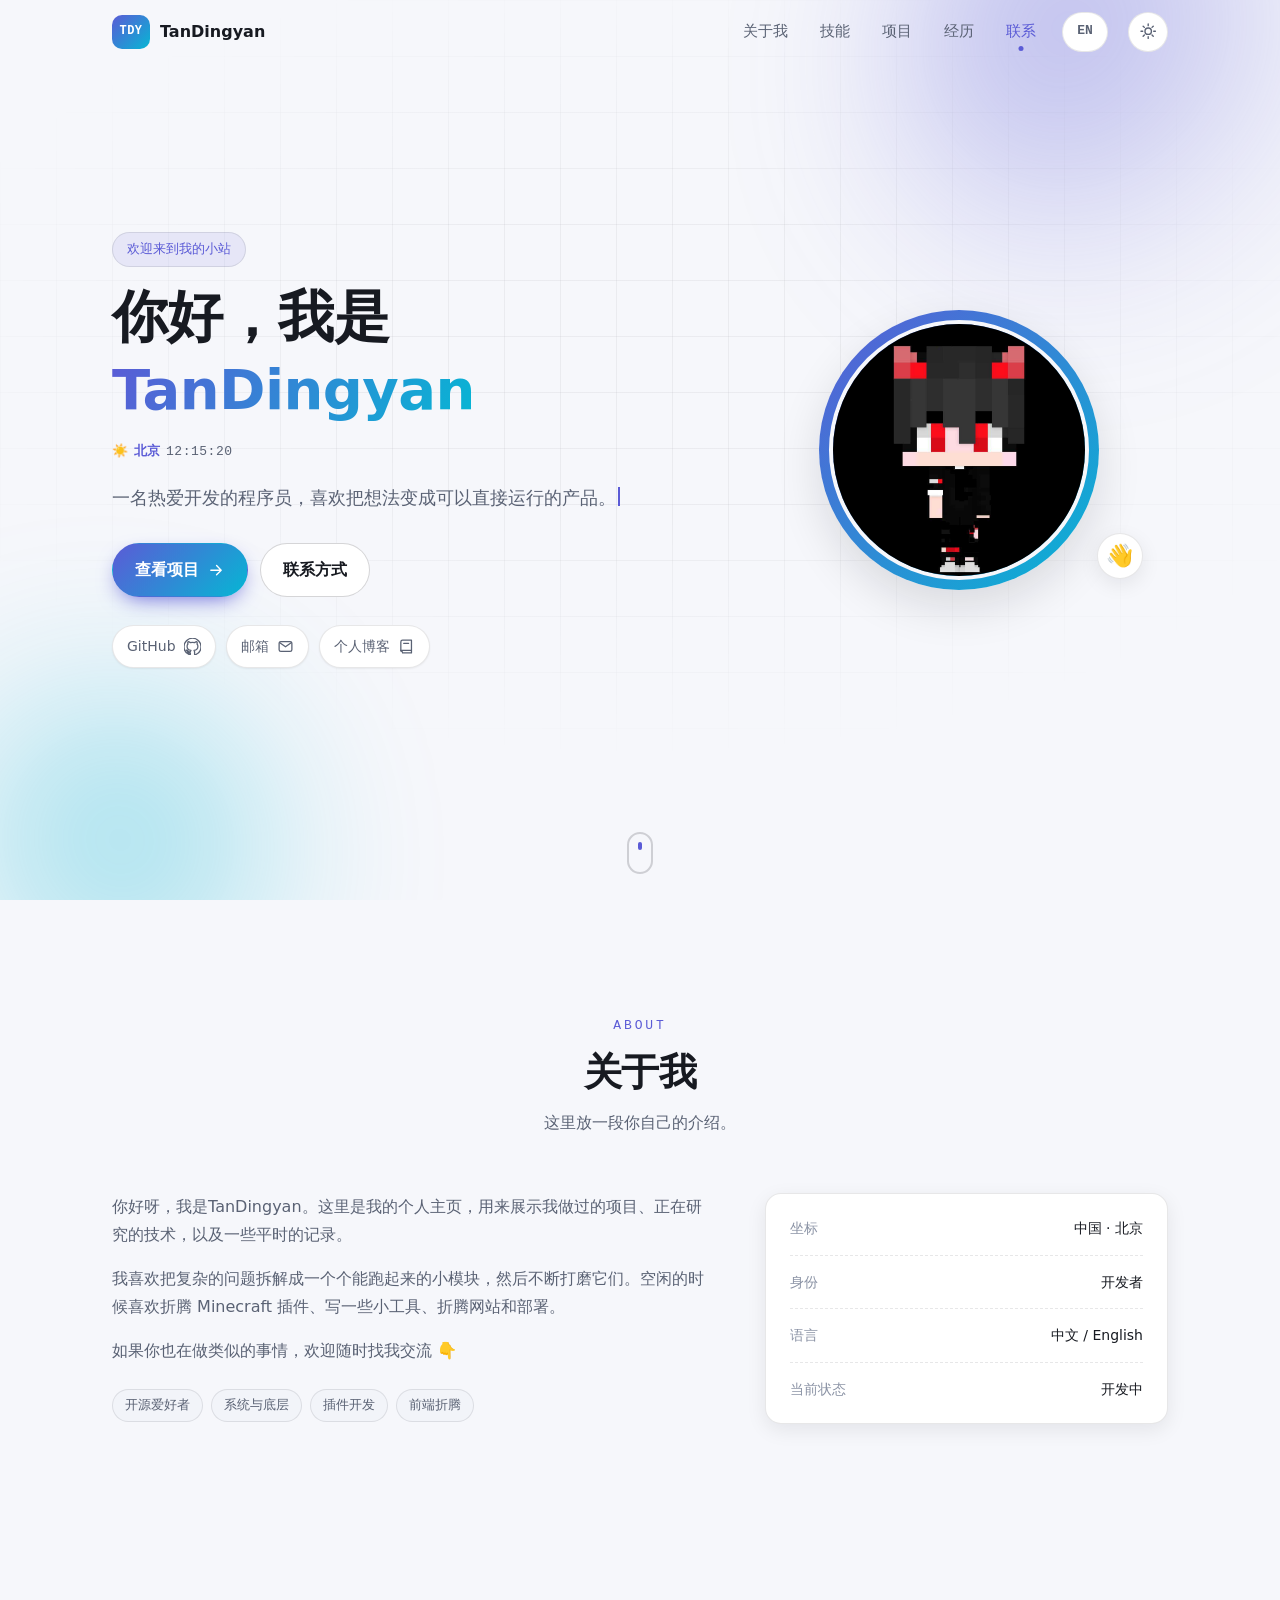
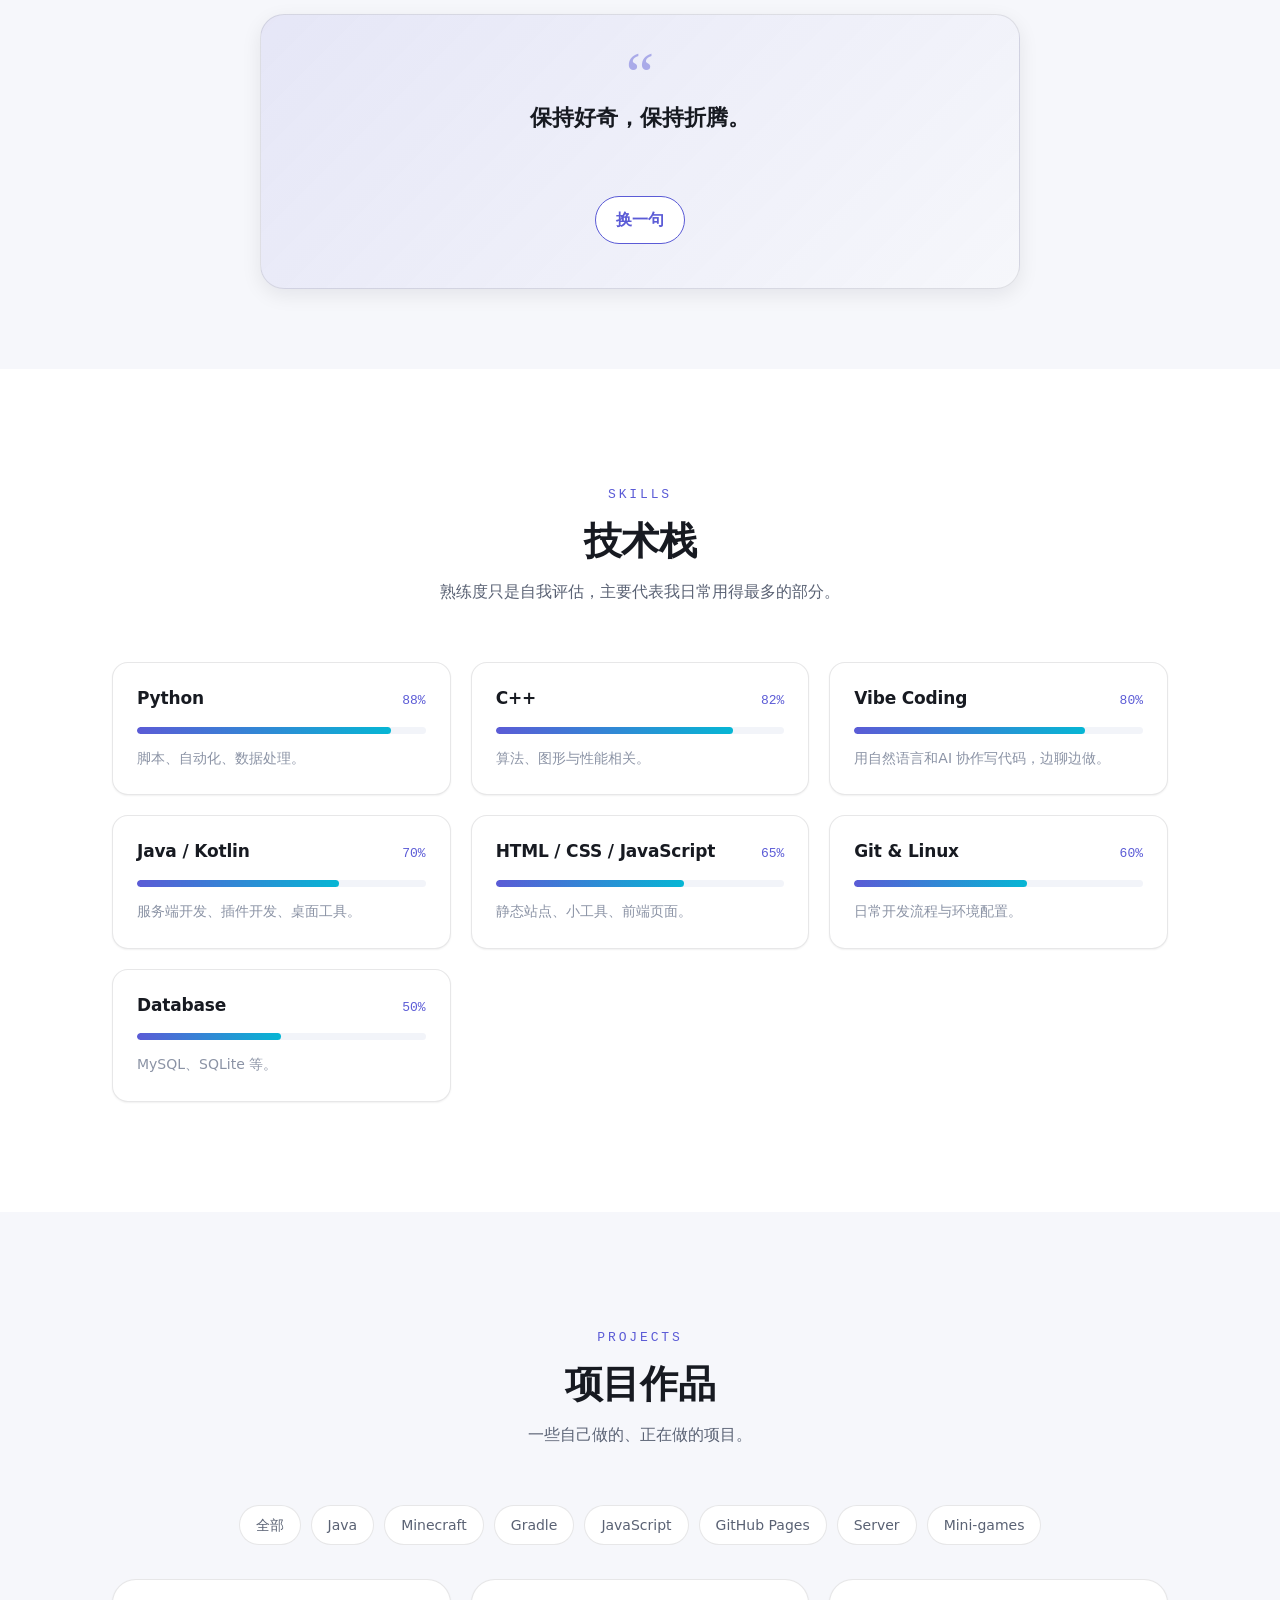
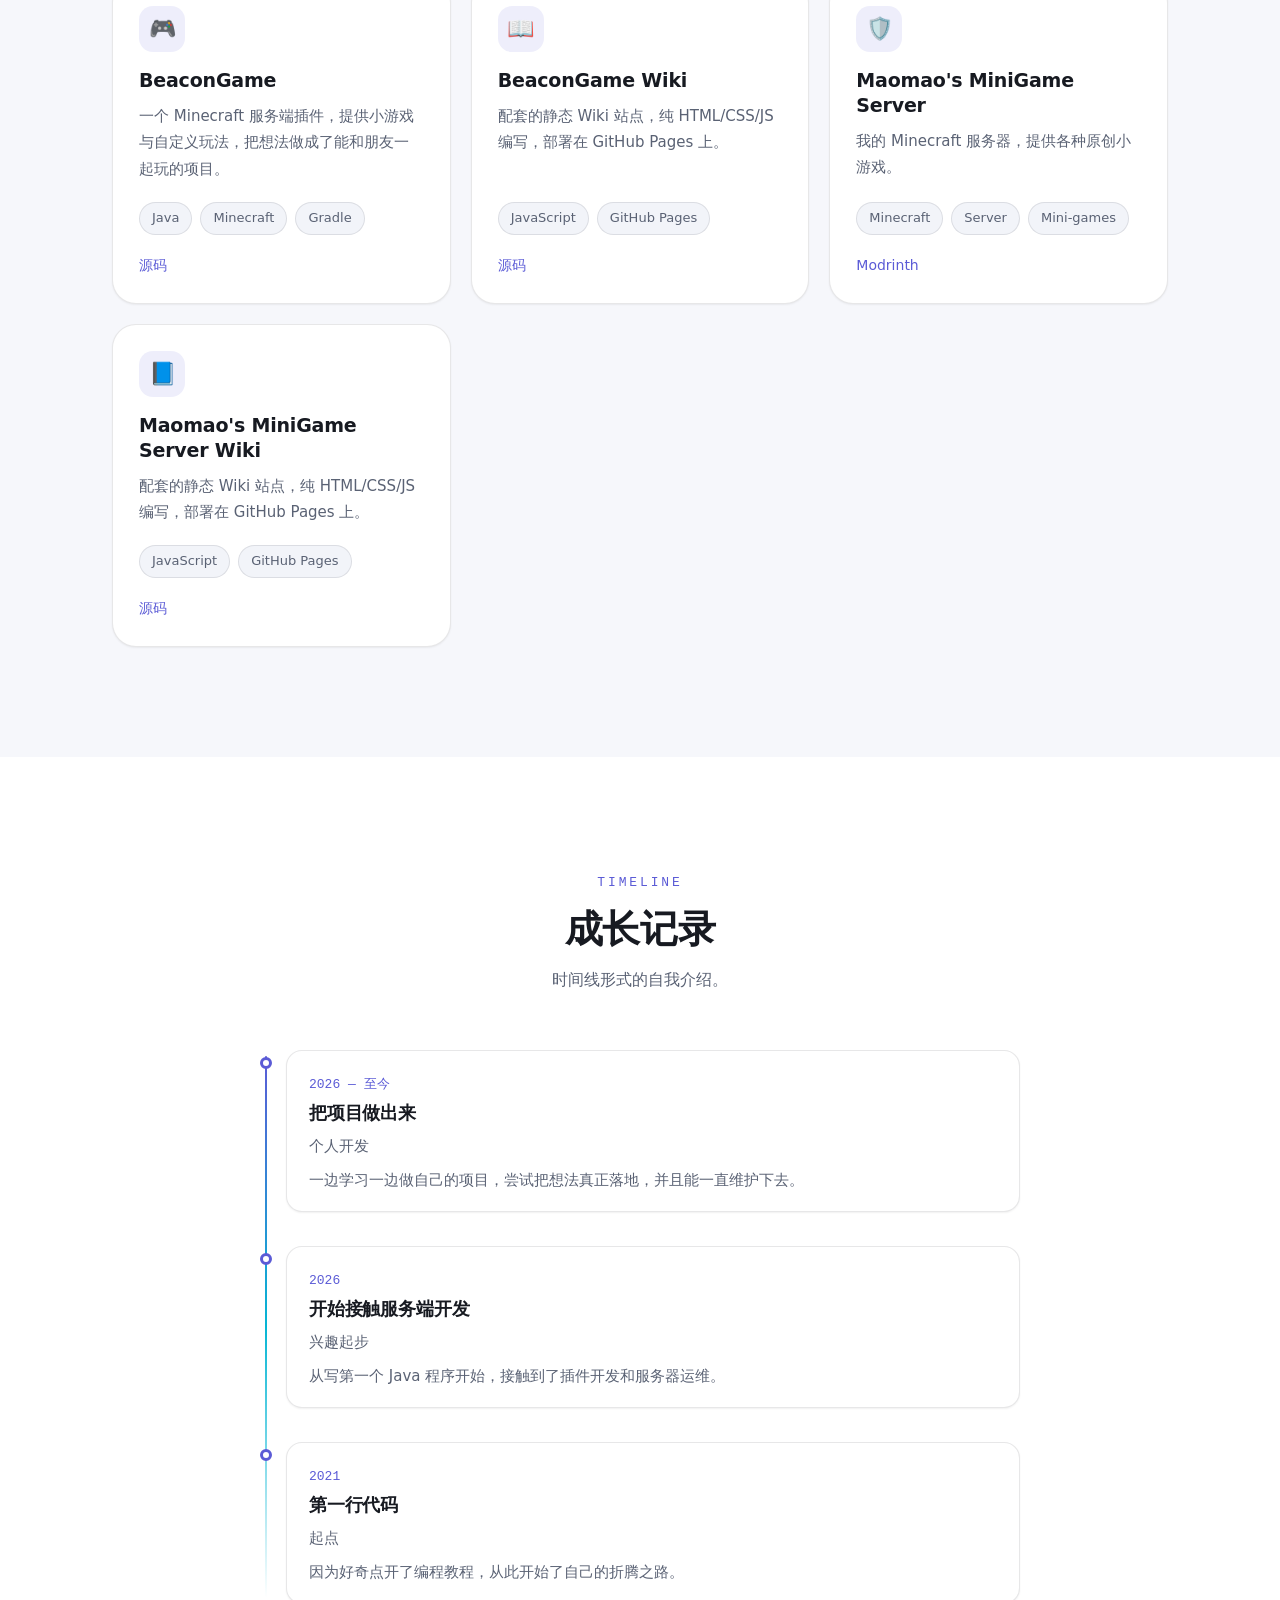
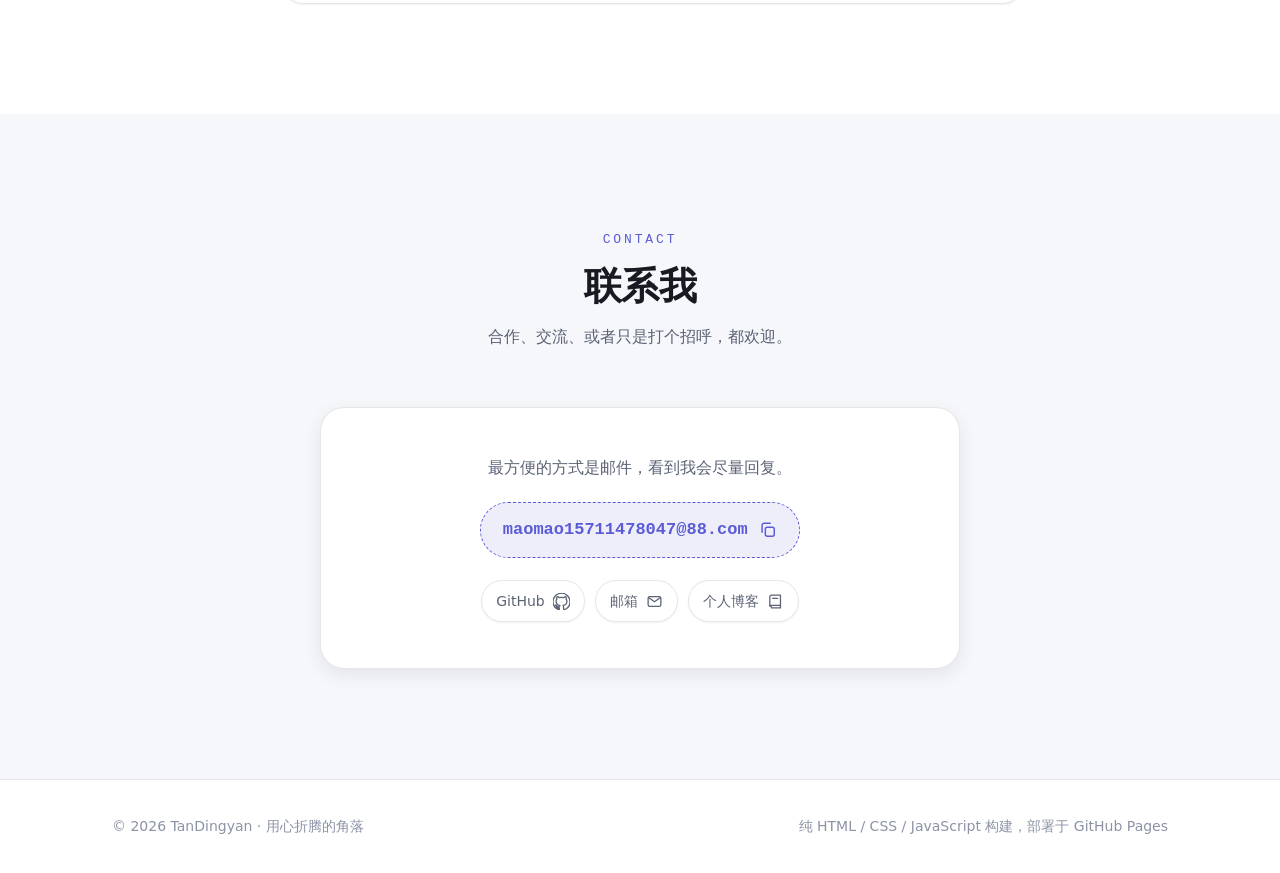
<file: index.html>
<!DOCTYPE html>
<!--
  个人主页首页
  ---------------------------------------------------------------------------
  双语约定：中文写在元素里，英文写在 data-en 属性里。
  切换语言时 main.js 会自动用 data-en 的内容替换 textContent（并记住选择），
  所以新增文案时请保持“有中文就有 data-en”。
-->
<html lang="zh-CN" data-theme="light" data-lang="zh">
<head>
  <meta charset="UTF-8" />
  <meta name="viewport" content="width=device-width, initial-scale=1, viewport-fit=cover" />

  <title>TanDingyan · 个人主页</title>
  <meta name="description" content="TanDingyan的个人主页：个人简介、技术栈、项目作品与联系方式。" />
  <meta name="author" content="TanDingyan" />
  <!-- 移动端浏览器地址栏配色 -->
  <meta name="theme-color" content="#5b5bd6" media="(prefers-color-scheme: light)" />
  <meta name="theme-color" content="#0e1015" media="(prefers-color-scheme: dark)" />

  <link rel="icon" type="image/svg+xml" href="./images/favicon.svg" />
  <link rel="stylesheet" href="./css/style.css" />

  <script>
    // 提前应用主题与语言：在页面渲染前同步设置，避免刷新时闪烁或语言错乱
    (function () {
      try {
        var theme = localStorage.getItem('site-theme');
        var prefersDark = window.matchMedia('(prefers-color-scheme: dark)').matches;
        document.documentElement.dataset.theme = theme || (prefersDark ? 'dark' : 'light');

        var lang = localStorage.getItem('site-lang') || 'zh';
        document.documentElement.dataset.lang = lang;
        document.documentElement.lang = lang === 'en' ? 'en' : 'zh-CN';
      } catch (e) {
        document.documentElement.dataset.theme = 'light';
      }
    })();
  </script>
</head>

<body>
  <!-- 无障碍：键盘用户可直接跳到正文 -->
  <a class="skip-link" href="#main">跳到主要内容</a>

  <!-- 顶部阅读进度条 -->
  <div class="scroll-progress" id="scrollProgress" aria-hidden="true"></div>

  <!-- ============ 顶部导航 ============ -->
  <header class="site-header" id="siteHeader">
    <nav class="nav container" aria-label="主导航">
      <a class="nav-brand" href="#top">
        <span class="nav-logo" aria-hidden="true">TDY</span>
        <span class="nav-name" data-config="name">TanDingyan</span>
      </a>

      <!-- 手机端菜单开关 -->
      <button class="nav-toggle" id="navToggle" type="button"
              aria-label="打开菜单" aria-expanded="false" aria-controls="navMenu">
        <span class="nav-toggle-bar" aria-hidden="true"></span>
        <span class="nav-toggle-bar" aria-hidden="true"></span>
        <span class="nav-toggle-bar" aria-hidden="true"></span>
      </button>

      <ul class="nav-menu" id="navMenu">
        <li><a class="nav-link" href="#about" data-en="About">关于我</a></li>
        <li><a class="nav-link" href="#skills" data-en="Skills">技能</a></li>
        <li><a class="nav-link" href="#projects" data-en="Projects">项目</a></li>
        <li><a class="nav-link" href="#timeline" data-en="Timeline">经历</a></li>
        <li><a class="nav-link" href="#contact" data-en="Contact">联系</a></li>
      </ul>

      <!-- 语言切换：按钮显示“另一种语言”，点击后互换 -->
      <button class="lang-toggle" id="langToggle" type="button"
              aria-label="切换语言" title="切换语言 / Switch language">
        <span id="langLabel">EN</span>
      </button>

      <!-- 主题切换按钮（浅色 / 深色），点击后写入 localStorage -->
      <button class="theme-toggle" id="themeToggle" type="button" aria-label="切换深色模式" title="切换主题">
        <svg class="icon icon-sun" viewBox="0 0 24 24" aria-hidden="true">
          <circle cx="12" cy="12" r="4.2" />
          <path d="M12 2.6v2.2M12 19.2v2.2M2.6 12h2.2M19.2 12h2.2M5.4 5.4l1.6 1.6M17 17l1.6 1.6M18.6 5.4L17 7M7 17l-1.6 1.6" />
        </svg>
        <svg class="icon icon-moon" viewBox="0 0 24 24" aria-hidden="true">
          <path d="M20 14.2A8.2 8.2 0 019.8 4a8.2 8.2 0 1010.2 10.2z" />
        </svg>
      </button>
    </nav>
  </header>

  <main id="main">
    <!-- ============ 首屏 ============ -->
    <section class="hero" id="top">
      <div class="hero-bg" aria-hidden="true">
        <span class="blob blob-1"></span>
        <span class="blob blob-2"></span>
        <span class="grid-mask"></span>
        <span class="stars"></span>
      </div>

      <div class="container hero-inner">
        <div class="hero-text">
          <p class="hero-eyebrow reveal" data-en="Welcome to my little corner of the web">欢迎来到我的小站</p>
          <h1 class="hero-title reveal">
            <span class="hero-hello" data-config="greeting" data-en="Hi, I'm">你好，我是</span>
            <span class="hero-name" data-config="name">TanDingyan</span>
          </h1>
          <!-- 实时时钟：显示北京当前时间（含白天/夜晚图标） -->
          <p class="hero-clock reveal" id="heroClock" aria-live="off"></p>
          <!-- 打字机循环展示 taglines，由 js/main.js 写入 -->
          <p class="hero-subtitle reveal" id="heroSubtitle" aria-live="polite"></p>

          <div class="hero-actions reveal">
            <a class="btn btn-primary" href="#projects">
              <span data-en="View Projects">查看项目</span>
              <svg class="icon" viewBox="0 0 24 24" aria-hidden="true"><path d="M5 12h13M12.5 6l6 6-6 6" /></svg>
            </a>
            <a class="btn btn-ghost" href="#contact" data-en="Get in Touch">联系方式</a>
          </div>

          <!-- 社交链接由 js/config.js 的 social 数组渲染 -->
          <ul class="social-list reveal" id="socialList" aria-label="社交链接"></ul>
        </div>

        <div class="hero-avatar reveal">
          <div class="avatar-frame" id="avatarFrame" role="button" tabindex="0"
               aria-label="向我打招呼" title="点我打招呼">
            <img id="avatarImg" src="./images/avatar.jpg" alt="头像" width="280" height="280" />
          </div>
          <div class="avatar-badge" aria-hidden="true">👋</div>
        </div>
      </div>

      <a class="hero-scroll" href="#about" aria-label="向下滚动查看更多">
        <span class="hero-scroll-dot"></span>
      </a>
    </section>

    <!-- ============ 关于我 ============ -->
    <section class="section" id="about">
      <div class="container">
        <header class="section-head reveal">
          <p class="section-eyebrow">ABOUT</p>
          <h2 class="section-title" data-en="About">关于我</h2>
          <p class="section-desc" data-en="A short introduction about me.">这里放一段你自己的介绍。</p>
        </header>

        <div class="about-grid">
          <div class="about-text reveal">
            <p data-en="Hi, I'm TanDingYan. This is my personal homepage — a place for the projects I've built, the technologies I'm learning, and a few notes along the way.">
              你好呀，我是TanDingyan。这里是我的个人主页，用来展示我做过的项目、正在研究的技术，以及一些平时的记录。
            </p>
            <p data-en="I like breaking complicated problems into small modules that actually run, then polishing them one by one. In my free time I tinker with Minecraft plugins, write small tools and mess around with websites and deployments.">
              我喜欢把复杂的问题拆解成一个个能跑起来的小模块，然后不断打磨它们。空闲的时候喜欢折腾 Minecraft 插件、写一些小工具、折腾网站和部署。
            </p>
            <p data-en="If you're doing similar things, feel free to reach out any time 👇">
              如果你也在做类似的事情，欢迎随时找我交流 👇
            </p>

            <div class="about-tags" id="aboutTags">
              <span class="tag" data-en="Open Source">开源爱好者</span>
              <span class="tag" data-en="Systems">系统与底层</span>
              <span class="tag" data-en="Plugin Dev">插件开发</span>
              <span class="tag" data-en="Front-end">前端折腾</span>
            </div>
          </div>

          <!-- 右侧速览卡片：内容也由 config.js 的 aboutFacts 渲染（下方为默认内容） -->
          <aside class="fact-card reveal" id="factCard" aria-label="基本信息">
            <div class="fact-row">
              <span class="fact-label" data-en="Location">坐标</span>
              <span class="fact-value" data-en="Beijing, China">中国 · 北京</span>
            </div>
            <div class="fact-row">
              <span class="fact-label" data-en="Role">身份</span>
              <span class="fact-value" data-en="Developer">开发者</span>
            </div>
            <div class="fact-row">
              <span class="fact-label" data-en="Languages">语言</span>
              <span class="fact-value" data-en="Chinese / English">中文 / English</span>
            </div>
            <div class="fact-row">
              <span class="fact-label" data-en="Status">当前状态</span>
              <span class="fact-value" data-en="Developing"><span class="dot-online"></span>开发中</span>
            </div>
          </aside>
        </div>
      </div>
    </section>

    <!-- ============ 今日一句 ============ -->
    <section class="section section-quote" id="quote">
      <div class="container">
        <figure class="quote-card reveal">
          <span class="quote-mark" aria-hidden="true">“</span>
          <blockquote class="quote-text" id="quoteText"></blockquote>
          <figcaption class="quote-action">
            <button class="quote-shuffle" id="quoteShuffle" type="button" data-en="Another one">
              换一句
            </button>
          </figcaption>
        </figure>
      </div>
    </section>

    <!-- ============ 技能 ============ -->
    <section class="section section-alt" id="skills">
      <div class="container">
        <header class="section-head reveal">
          <p class="section-eyebrow">SKILLS</p>
          <h2 class="section-title" data-en="Tech Stack">技术栈</h2>
          <p class="section-desc" data-en="Ratings are self-assessed; they mainly reflect what I work with most often.">
            熟练度只是自我评估，主要代表我日常用得最多的部分。
          </p>
        </header>

        <!-- 列表由 js/config.js 的 skills 渲染；以下为禁用 JS 时的默认内容 -->
        <div class="skills-grid" id="skillsList">
          <div class="skill-card">
            <div class="skill-head"><h3 class="skill-name">Python</h3><span class="skill-value">88%</span></div>
            <div class="skill-bar"><i style="--value:88%"></i></div>
            <p class="skill-note" data-en="Scripting, automation and data wrangling.">脚本、自动化、数据处理。</p>
          </div>
          <div class="skill-card">
            <div class="skill-head"><h3 class="skill-name">C++</h3><span class="skill-value">82%</span></div>
            <div class="skill-bar"><i style="--value:82%"></i></div>
            <p class="skill-note" data-en="Algorithms, graphics and performance work.">算法、图形、性能相关。</p>
          </div>
          <div class="skill-card">
            <div class="skill-head"><h3 class="skill-name">Java / Kotlin</h3><span class="skill-value">70%</span></div>
            <div class="skill-bar"><i style="--value:70%"></i></div>
            <p class="skill-note" data-en="Server-side development, plugins and desktop tools.">服务端开发、插件开发、桌面工具。</p>
          </div>
        </div>
      </div>
    </section>

    <!-- ============ 项目 ============ -->
    <section class="section" id="projects">
      <div class="container">
        <header class="section-head reveal">
          <p class="section-eyebrow">PROJECTS</p>
          <h2 class="section-title" data-en="Projects">项目作品</h2>
          <p class="section-desc" data-en="Projects I've built — and a few that are still in the works.">
            一些自己做的、正在做的项目。
          </p>
        </header>

        <!-- 标签筛选：由 js/main.js 根据项目标签自动生成 -->
        <div class="filter-bar reveal" id="filterBar" aria-label="项目筛选"></div>

        <!-- 由 js/config.js 的 projects 渲染 -->
        <div class="projects-grid" id="projectsList">
          <article class="project-card">
            <div class="project-icon" aria-hidden="true">🚀</div>
            <h3 class="project-title">项目一</h3>
            <p class="project-desc" data-en="Add a short description of this project here.">在这里写项目的简短介绍。</p>
            <div class="project-tags"><span class="tag">Python</span></div>
          </article>
          <article class="project-card">
            <div class="project-icon" aria-hidden="true">🧩</div>
            <h3 class="project-title">项目二</h3>
            <p class="project-desc" data-en="Add a short description of this project here.">在这里写项目的简短介绍。</p>
            <div class="project-tags"><span class="tag">C++</span></div>
          </article>
        </div>
      </div>
    </section>

    <!-- ============ 经历 ============ -->
    <section class="section section-alt" id="timeline">
      <div class="container">
        <header class="section-head reveal">
          <p class="section-eyebrow">TIMELINE</p>
          <h2 class="section-title" data-en="Timeline">成长记录</h2>
          <p class="section-desc" data-en="A quick introduction in the form of a timeline.">时间线形式的自我介绍。</p>
        </header>

        <!-- 由 js/config.js 的 timeline 渲染 -->
        <ol class="timeline" id="timelineList">
          <li class="timeline-item">
            <div class="timeline-marker" aria-hidden="true"></div>
            <div class="timeline-body">
              <span class="timeline-period">2026 — 至今</span>
              <h3 class="timeline-title" data-en="Building projects">把项目做出来</h3>
              <p class="timeline-desc" data-en="Learning by building — turning my own ideas into real, maintainable projects.">
                一边学习一边做自己的项目，尝试把想法真正落地并维护下去。
              </p>
            </div>
          </li>
        </ol>
      </div>
    </section>

    <!-- ============ 联系 ============ -->
    <section class="section" id="contact">
      <div class="container">
        <header class="section-head reveal">
          <p class="section-eyebrow">CONTACT</p>
          <h2 class="section-title" data-en="Get in Touch">联系我</h2>
          <p class="section-desc" data-en="Collaboration, questions, or just saying hi — all welcome.">
            合作、交流、或者只是打个招呼，都欢迎。
          </p>
        </header>

        <div class="contact-card reveal">
          <p class="contact-text" data-en="The easiest way to reach me is email — I'll try to reply as soon as I can.">
            最方便的方式是邮件，看到我会尽量回复。
          </p>
          <!-- 点击邮箱可一键复制，由 js/main.js 处理 -->
          <button class="email-chip" id="copyEmail" type="button" title="点击复制邮箱">
            <span id="emailText">maomao15711478047@88.com</span>
            <svg class="icon" viewBox="0 0 24 24" aria-hidden="true">
              <rect x="9" y="9" width="11" height="11" rx="2.5" />
              <path d="M5 15V6.5A2.5 2.5 0 017.5 4H15" />
            </svg>
          </button>

          <ul class="social-list social-list-center" id="socialListFooter" aria-label="社交链接"></ul>
        </div>
      </div>
    </section>
  </main>

  <!-- ============ 页脚 ============ -->
  <footer class="site-footer">
    <div class="container footer-inner">
      <p>
        © <span id="currentYear">2026</span> <span data-config="name">TanDingyan</span>
        · <span data-en="Made with curiosity">用心折腾的角落</span>
      </p>
      <p class="footer-tech" data-en="Built with plain HTML / CSS / JavaScript, hosted on GitHub Pages">
        纯 HTML / CSS / JavaScript 构建，部署于 GitHub Pages
      </p>
    </div>
  </footer>

  <!-- 返回顶部 -->
  <button class="to-top" id="toTop" type="button" aria-label="返回顶部">
    <svg class="icon" viewBox="0 0 24 24" aria-hidden="true"><path d="M12 19V5M6 11l6-6 6 6" /></svg>
  </button>

  <!-- 轻提示（复制邮箱等操作的结果） -->
  <div class="toast" id="toast" role="status" aria-live="polite"></div>

  <!-- 注意：路径一律使用相对路径，保证 GitHub Pages 与本地预览都能正常加载 -->
  <script src="./js/config.js"></script>
  <script src="./js/main.js"></script>
</body>
</html>
</file>
<file: css/style.css>
/* ==========================================================================
   个人主页样式表
   目录：
   1. 设计变量（浅色 / 深色主题）
   2. 基础重置与排版
   3. 通用工具类（容器、区块标题、按钮、标签、进场动画）
   4. 顶部导航
   5. 首屏 Hero
   6. 关于我
   7. 技能
   8. 项目
   9. 时间线
   10. 联系方式
   11. 页脚 / 返回顶部 / Toast
   12. 响应式适配
   ========================================================================== */

/* ---------- 1. 设计变量 ---------- */
:root {
  /* 字体 */
  --font-sans: "Noto Sans SC", "PingFang SC", "Hiragino Sans GB", "Microsoft YaHei",
               system-ui, -apple-system, "Segoe UI", Roboto, Helvetica, Arial, sans-serif;
  --font-mono: ui-monospace, SFMono-Regular, Menlo, Consolas, "Courier New", monospace;

  /* 尺寸 */
  --container: 1120px;
  --nav-height: 64px;
  --radius-sm: 10px;
  --radius: 16px;
  --radius-lg: 24px;

  /* 间距节奏 */
  --section-pad: clamp(64px, 9vw, 110px);

  /* 浅色主题配色 */
  --bg: #f6f7fb;
  --bg-alt: #ffffff;
  --surface: #ffffff;
  --surface-2: #f2f4f9;
  --text: #171a21;
  --text-soft: #5a6274;
  --text-faint: #8b93a5;
  --border: rgba(23, 26, 33, 0.10);
  --border-strong: rgba(23, 26, 33, 0.18);

  /* 品牌色 */
  --accent: #5b5bd6;
  --accent-hover: #4a4ac4;
  --accent-2: #06b6d4;
  --accent-contrast: #ffffff;
  --accent-soft: rgba(91, 91, 214, 0.10);

  /* 阴影与玻璃拟态 */
  --shadow-sm: 0 1px 2px rgba(16, 18, 25, 0.06);
  --shadow-md: 0 6px 20px rgba(16, 18, 25, 0.08);
  --shadow-lg: 0 18px 45px rgba(16, 18, 25, 0.12);
  --glass: rgba(255, 255, 255, 0.72);

  /* 动效 */
  --ease: cubic-bezier(0.22, 0.61, 0.36, 1);
  --dur: 0.25s;
}

/* 深色主题：通过 <html data-theme="dark"> 切换 */
[data-theme="dark"] {
  --bg: #0e1015;
  --bg-alt: #13161d;
  --surface: #171b23;
  --surface-2: #1e222c;
  --text: #e8eaf0;
  --text-soft: #a3abbd;
  --text-faint: #79809380;
  --border: rgba(255, 255, 255, 0.10);
  --border-strong: rgba(255, 255, 255, 0.18);

  --accent: #8b8bf0;
  --accent-hover: #a0a0f6;
  --accent-2: #22d3ee;
  --accent-contrast: #10121a;
  --accent-soft: rgba(139, 139, 240, 0.14);

  --shadow-sm: 0 1px 2px rgba(0, 0, 0, 0.4);
  --shadow-md: 0 8px 24px rgba(0, 0, 0, 0.45);
  --shadow-lg: 0 20px 50px rgba(0, 0, 0, 0.55);
  --glass: rgba(19, 22, 29, 0.72);
}

/* ---------- 2. 基础重置与排版 ---------- */
*,
*::before,
*::after { box-sizing: border-box; }

* { margin: 0; }

html {
  scroll-behavior: smooth;
  /* 锚点跳转时为固定导航栏留出空间 */
  scroll-padding-top: calc(var(--nav-height) + 16px);
  -webkit-text-size-adjust: 100%;
}

body {
  font-family: var(--font-sans);
  font-size: 16px;
  line-height: 1.75;
  color: var(--text);
  background: var(--bg);
  /* 主题切换时的柔和过渡 */
  transition: background-color var(--dur) var(--ease), color var(--dur) var(--ease);
  overflow-x: hidden;
}

img, svg { display: block; max-width: 100%; }

a {
  color: var(--accent);
  text-decoration: none;
  transition: color var(--dur) var(--ease);
}
a:hover { color: var(--accent-hover); }

h1, h2, h3 {
  line-height: 1.3;
  font-weight: 700;
  letter-spacing: -0.01em;
}

ul, ol { padding: 0; list-style: none; }

button {
  font: inherit;
  color: inherit;
  cursor: pointer;
  border: none;
  background: none;
}

::selection {
  background: var(--accent);
  color: var(--accent-contrast);
}

:focus-visible {
  outline: 2px solid var(--accent);
  outline-offset: 3px;
  border-radius: 6px;
}

/* 通用图标：统一描边风格 */
.icon {
  width: 1.15em;
  height: 1.15em;
  fill: none;
  stroke: currentColor;
  stroke-width: 1.8;
  stroke-linecap: round;
  stroke-linejoin: round;
}

/* 无障碍：跳过导航链接 */
.skip-link {
  position: absolute;
  top: -60px;
  left: 16px;
  z-index: 100;
  padding: 10px 16px;
  color: var(--accent-contrast);
  background: var(--accent);
  border-radius: var(--radius-sm);
  transition: top var(--dur) var(--ease);
}
.skip-link:focus { top: 12px; color: var(--accent-contrast); }

/* ---------- 3. 通用工具类 ---------- */
.container {
  width: 100%;
  max-width: var(--container);
  margin-inline: auto;
  padding-inline: clamp(18px, 5vw, 32px);
}

.section {
  padding-block: var(--section-pad);
  scroll-margin-top: var(--nav-height);
}
.section-alt { background: var(--bg-alt); }

.section-head {
  max-width: 640px;
  margin: 0 auto clamp(36px, 5vw, 56px);
  text-align: center;
}

.section-eyebrow {
  display: inline-block;
  margin-bottom: 10px;
  font-family: var(--font-mono);
  font-size: 13px;
  letter-spacing: 0.22em;
  color: var(--accent);
}

.section-title {
  font-size: clamp(26px, 4.4vw, 38px);
}

.section-desc {
  margin-top: 12px;
  color: var(--text-soft);
}

/* 按钮 */
.btn {
  display: inline-flex;
  align-items: center;
  gap: 8px;
  padding: 12px 22px;
  font-weight: 600;
  border-radius: 999px;
  border: 1px solid transparent;
  transition: transform var(--dur) var(--ease), background-color var(--dur) var(--ease),
              border-color var(--dur) var(--ease), box-shadow var(--dur) var(--ease),
              color var(--dur) var(--ease);
}
.btn:hover { transform: translateY(-2px); }
.btn:active { transform: translateY(0); }

.btn-primary {
  color: var(--accent-contrast);
  background: linear-gradient(135deg, var(--accent), var(--accent-2));
  box-shadow: 0 8px 22px -8px var(--accent);
}
.btn-primary:hover { color: var(--accent-contrast); box-shadow: 0 14px 28px -10px var(--accent); }

.btn-ghost {
  color: var(--text);
  background: var(--surface);
  border-color: var(--border-strong);
}
.btn-ghost:hover { color: var(--accent); border-color: var(--accent); }

/* 小标签 */
.tag {
  display: inline-block;
  padding: 4px 12px;
  font-size: 13px;
  color: var(--text-soft);
  background: var(--surface-2);
  border: 1px solid var(--border);
  border-radius: 999px;
  white-space: nowrap;
}

/* 进场动画：由 main.js 用 IntersectionObserver 添加 .is-visible */
.reveal {
  opacity: 0;
  transform: translateY(20px);
  transition: opacity 0.6s var(--ease), transform 0.6s var(--ease);
}
.reveal.is-visible { opacity: 1; transform: none; }

/* ---------- 4. 顶部导航 ---------- */
.site-header {
  position: fixed;
  top: 0;
  left: 0;
  right: 0;
  z-index: 50;
  height: var(--nav-height);
  display: flex;
  align-items: center;
  background: transparent;
  border-bottom: 1px solid transparent;
  transition: background-color var(--dur) var(--ease), border-color var(--dur) var(--ease),
              box-shadow var(--dur) var(--ease), backdrop-filter var(--dur) var(--ease);
}
/* 滚动后加毛玻璃背景 */
.site-header.is-scrolled {
  background: var(--glass);
  -webkit-backdrop-filter: saturate(180%) blur(14px);
  backdrop-filter: saturate(180%) blur(14px);
  border-bottom-color: var(--border);
  box-shadow: var(--shadow-sm);
}

.nav {
  display: flex;
  align-items: center;
  gap: 12px;
}

.nav-brand {
  display: flex;
  align-items: center;
  gap: 10px;
  color: var(--text);
  font-weight: 700;
}
.nav-brand:hover { color: var(--text); }

.nav-logo {
  display: grid;
  place-items: center;
  width: 38px;
  height: 34px;
  font-family: var(--font-mono);
  font-size: 12px;              /* 三个字母（TDY）也要放得下 */
  font-weight: 700;
  letter-spacing: 0.5px;
  color: var(--accent-contrast);
  background: linear-gradient(135deg, var(--accent), var(--accent-2));
  border-radius: 10px;
}

.nav-menu {
  display: flex;
  align-items: center;
  gap: 4px;
  margin-left: auto;
}

.nav-link {
  position: relative;
  display: block;
  padding: 8px 14px;
  color: var(--text-soft);
  font-size: 15px;
  font-weight: 500;
  border-radius: var(--radius-sm);
  transition: color var(--dur) var(--ease), background-color var(--dur) var(--ease);
}
.nav-link:hover { color: var(--text); background: var(--surface-2); }
/* 当前所在区块的高亮小圆点 */
.nav-link::after {
  content: "";
  position: absolute;
  left: 50%;
  bottom: 2px;
  width: 5px;
  height: 5px;
  background: var(--accent);
  border-radius: 50%;
  opacity: 0;
  transform: translateX(-50%) scale(0.4);
  transition: opacity var(--dur) var(--ease), transform var(--dur) var(--ease);
}
.nav-link.is-active { color: var(--accent); }
.nav-link.is-active::after { opacity: 1; transform: translateX(-50%) scale(1); }

.nav-toggle {
  display: none;             /* 桌面端隐藏，见第 12 节媒体查询 */
  flex-direction: column;
  justify-content: center;
  gap: 5px;
  width: 42px;
  height: 42px;
  border-radius: var(--radius-sm);
}
.nav-toggle-bar {
  display: block;
  width: 20px;
  height: 2px;
  margin-inline: auto;
  background: var(--text);
  border-radius: 2px;
  transition: transform var(--dur) var(--ease), opacity var(--dur) var(--ease);
}
/* 汉堡 → 叉号 动画 */
.nav-toggle[aria-expanded="true"] .nav-toggle-bar:nth-child(1) { transform: translateY(7px) rotate(45deg); }
.nav-toggle[aria-expanded="true"] .nav-toggle-bar:nth-child(2) { opacity: 0; }
.nav-toggle[aria-expanded="true"] .nav-toggle-bar:nth-child(3) { transform: translateY(-7px) rotate(-45deg); }

.theme-toggle {
  display: grid;
  place-items: center;
  width: 40px;
  height: 40px;
  margin-left: 8px;
  color: var(--text-soft);
  background: var(--surface);
  border: 1px solid var(--border);
  border-radius: 50%;
  transition: color var(--dur) var(--ease), border-color var(--dur) var(--ease),
              transform var(--dur) var(--ease);
}
.theme-toggle:hover { color: var(--accent); border-color: var(--accent); transform: rotate(-12deg); }

/* 语言切换按钮（EN / 中） */
.lang-toggle {
  display: grid;
  place-items: center;
  min-width: 46px;
  height: 40px;
  padding: 0 12px;
  font-family: var(--font-mono);
  font-size: 13px;
  font-weight: 700;
  color: var(--text-soft);
  background: var(--surface);
  border: 1px solid var(--border);
  border-radius: 999px;
  transition: color var(--dur) var(--ease), border-color var(--dur) var(--ease),
              transform var(--dur) var(--ease);
}
.lang-toggle:hover { color: var(--accent); border-color: var(--accent); transform: translateY(-2px); }

/* 两个图标按主题显示 */
.theme-toggle .icon-moon { display: none; }
[data-theme="dark"] .theme-toggle .icon-sun { display: none; }
[data-theme="dark"] .theme-toggle .icon-moon { display: block; }

/* ---------- 5. 首屏 Hero ---------- */
.hero {
  position: relative;
  display: flex;
  align-items: center;
  min-height: 100vh;         /* 移动端用 100svh 修正地址栏高度，见媒体查询 */
  padding-top: calc(var(--nav-height) + 32px);
  padding-bottom: 96px;
  overflow: hidden;
}

.hero-bg {
  position: absolute;
  inset: 0;
  z-index: -1;
  pointer-events: none;
}
/* 两个渐变光斑，营造氛围 */
.blob {
  position: absolute;
  border-radius: 50%;
  filter: blur(90px);
  opacity: 0.5;
}
.blob-1 {
  width: 460px; height: 460px;
  top: -140px; right: -80px;
  background: radial-gradient(circle at 30% 30%, var(--accent), transparent 70%);
  animation: float 14s var(--ease) infinite alternate;
}
.blob-2 {
  width: 380px; height: 380px;
  bottom: -160px; left: -100px;
  background: radial-gradient(circle at 60% 40%, var(--accent-2), transparent 70%);
  animation: float 18s var(--ease) infinite alternate-reverse;
}
/* 淡淡的网格纹理 */
.grid-mask {
  position: absolute;
  inset: 0;
  background-image: linear-gradient(var(--border) 1px, transparent 1px),
                    linear-gradient(90deg, var(--border) 1px, transparent 1px);
  background-size: 56px 56px;
  -webkit-mask-image: radial-gradient(ellipse 80% 60% at 50% 40%, #000 30%, transparent 75%);
  mask-image: radial-gradient(ellipse 80% 60% at 50% 40%, #000 30%, transparent 75%);
  opacity: 0.5;
}

@keyframes float {
  from { transform: translate(0, 0) scale(1); }
  to   { transform: translate(24px, -32px) scale(1.12); }
}

.hero-inner {
  display: grid;
  grid-template-columns: 1.15fr 0.85fr;   /* 文字 | 头像 */
  align-items: center;
  gap: clamp(32px, 6vw, 72px);
}

.hero-eyebrow {
  display: inline-block;
  margin-bottom: 14px;
  padding: 5px 14px;
  font-size: 13px;
  font-weight: 500;
  color: var(--accent);
  background: var(--accent-soft);
  border: 1px solid var(--border);
  border-radius: 999px;
}

.hero-title {
  font-size: clamp(32px, 6.2vw, 56px);
  font-weight: 800;
}
/* 招呼语与姓名之间的间距 */
.hero-hello { margin-right: 0.35em; }
/* 英文句子通常更长，字号略微收一点，避免在窄屏折行过碎 */
[data-lang="en"] .hero-title { font-size: clamp(28px, 5.2vw, 48px); }
.hero-name {
  background: linear-gradient(120deg, var(--accent), var(--accent-2));
  -webkit-background-clip: text;
  background-clip: text;
  color: transparent;
}

.hero-subtitle {
  max-width: 32em;
  margin-top: 18px;
  font-size: clamp(16px, 2.2vw, 18px);
  color: var(--text-soft);
}

.hero-actions {
  display: flex;
  flex-wrap: wrap;
  gap: 12px;
  margin-top: 30px;
}

/* 社交图标列表 */
.social-list {
  display: flex;
  flex-wrap: wrap;
  gap: 10px;
  margin-top: 28px;
}
.social-list-center { justify-content: center; margin-top: 22px; }

.social-item a {
  display: inline-flex;
  align-items: center;
  gap: 8px;
  padding: 8px 14px;
  font-size: 14px;
  color: var(--text-soft);
  background: var(--surface);
  border: 1px solid var(--border);
  border-radius: 999px;
  box-shadow: var(--shadow-sm);
  transition: color var(--dur) var(--ease), border-color var(--dur) var(--ease),
              transform var(--dur) var(--ease), box-shadow var(--dur) var(--ease);
}
.social-item a:hover {
  color: var(--accent);
  border-color: var(--accent);
  transform: translateY(-2px);
  box-shadow: var(--shadow-md);
}
.social-item .icon { width: 17px; height: 17px; }

/* 头像 */
.hero-avatar {
  position: relative;
  display: grid;
  place-items: center;
}

.avatar-frame {
  position: relative;
  padding: 10px;
  background: linear-gradient(135deg, var(--accent), var(--accent-2));
  border-radius: 50%;
  box-shadow: var(--shadow-lg);
  animation: float 10s var(--ease) infinite alternate;
}
.avatar-frame img {
  width: min(260px, 62vw);
  height: auto;
  aspect-ratio: 1 / 1;
  object-fit: cover;
  border-radius: 50%;
  background: var(--surface);
  border: 4px solid var(--bg);
}
.avatar-badge {
  position: absolute;
  right: 6%;
  bottom: 4%;
  display: grid;
  place-items: center;
  width: 46px; height: 46px;
  font-size: 22px;
  background: var(--surface);
  border: 1px solid var(--border);
  border-radius: 50%;
  box-shadow: var(--shadow-md);
}

/* 底部向下箭头 */
.hero-scroll {
  position: absolute;
  bottom: 26px;
  left: 50%;
  width: 26px; height: 42px;
  margin-left: -13px;
  border: 2px solid var(--border-strong);
  border-radius: 999px;
  transition: border-color var(--dur) var(--ease);
}
.hero-scroll:hover { border-color: var(--accent); }
.hero-scroll-dot {
  position: absolute;
  top: 8px;
  left: 50%;
  width: 4px; height: 8px;
  margin-left: -2px;
  background: var(--accent);
  border-radius: 2px;
  animation: scroll-dot 1.8s var(--ease) infinite;
}
@keyframes scroll-dot {
  0%, 100% { transform: translateY(0); opacity: 1; }
  50%      { transform: translateY(14px); opacity: 0.2; }
}

/* ---------- 6. 关于我 ---------- */
.about-grid {
  display: grid;
  grid-template-columns: 1.2fr 0.8fr;
  gap: clamp(24px, 4vw, 48px);
  align-items: start;
}

.about-text p {
  color: var(--text-soft);
}
.about-text p + p { margin-top: 16px; }

.about-tags {
  display: flex;
  flex-wrap: wrap;
  gap: 8px;
  margin-top: 24px;
}

.fact-card {
  padding: 8px 24px;
  background: var(--surface);
  border: 1px solid var(--border);
  border-radius: var(--radius);
  box-shadow: var(--shadow-md);
}
.fact-row {
  display: flex;
  align-items: center;
  justify-content: space-between;
  gap: 16px;
  padding-block: 14px;
  border-bottom: 1px dashed var(--border);
}
.fact-row:last-child { border-bottom: none; }
.fact-label {
  flex: none;
  font-size: 14px;
  color: var(--text-faint);
}
.fact-value {
  font-size: 14px;
  font-weight: 500;
  text-align: right;
}
/* 在线状态小绿点 */
.dot-online {
  display: inline-block;
  width: 7px; height: 7px;
  margin-right: 6px;
  vertical-align: middle;
  background: #22c55e;
  border-radius: 50%;
  box-shadow: 0 0 0 3px rgba(34, 197, 94, 0.18);
}

/* ---------- 7. 技能 ---------- */
.skills-grid {
  display: grid;
  grid-template-columns: repeat(auto-fit, minmax(260px, 1fr));
  gap: 20px;
}

.skill-card {
  padding: 24px;
  background: var(--surface);
  border: 1px solid var(--border);
  border-radius: var(--radius);
  box-shadow: var(--shadow-sm);
  transition: transform var(--dur) var(--ease), box-shadow var(--dur) var(--ease),
              border-color var(--dur) var(--ease);
}
.skill-card:hover {
  transform: translateY(-4px);
  border-color: var(--border-strong);
  box-shadow: var(--shadow-lg);
}

.skill-head {
  display: flex;
  align-items: baseline;
  justify-content: space-between;
  gap: 12px;
}
.skill-name { font-size: 17px; }
.skill-value {
  font-family: var(--font-mono);
  font-size: 13px;
  color: var(--accent);
}

.skill-bar {
  height: 7px;
  margin-top: 14px;
  background: var(--surface-2);
  border-radius: 999px;
  overflow: hidden;
}
.skill-bar i {
  display: block;
  width: var(--value, 0%);
  height: 100%;
  background: linear-gradient(90deg, var(--accent), var(--accent-2));
  border-radius: inherit;
  /* 从 0 增长到目标宽度 */
  transform-origin: left;
  animation: grow-bar 1.2s var(--ease) both;
}
@keyframes grow-bar {
  from { transform: scaleX(0); }
  to   { transform: scaleX(1); }
}

.skill-note {
  margin-top: 12px;
  font-size: 14px;
  color: var(--text-faint);
}

/* ---------- 8. 项目 ---------- */
.projects-grid {
  display: grid;
  grid-template-columns: repeat(auto-fit, minmax(300px, 1fr));
  gap: 20px;
}

.project-card {
  display: flex;
  flex-direction: column;
  padding: 26px;
  background: var(--surface);
  border: 1px solid var(--border);
  border-radius: var(--radius-lg);
  box-shadow: var(--shadow-sm);
  /* 顶部渐变高光线，hover 时显现 */
  position: relative;
  overflow: hidden;
  transition: transform var(--dur) var(--ease), box-shadow var(--dur) var(--ease),
              border-color var(--dur) var(--ease);
}
.project-card::before {
  content: "";
  position: absolute;
  top: 0; left: 20%; right: 20%;
  height: 2px;
  background: linear-gradient(90deg, transparent, var(--accent), transparent);
  opacity: 0;
  transition: opacity var(--dur) var(--ease);
}
.project-card:hover {
  transform: translateY(-5px);
  border-color: var(--border-strong);
  box-shadow: var(--shadow-lg);
}
.project-card:hover::before { opacity: 1; }

.project-icon {
  display: grid;
  place-items: center;
  width: 46px; height: 46px;
  margin-bottom: 16px;
  font-size: 22px;
  background: var(--accent-soft);
  border-radius: 14px;
}
.project-title { font-size: 19px; }
.project-desc {
  margin-top: 10px;
  font-size: 15px;
  color: var(--text-soft);
  flex: 1;                       /* 让卡片底部标签对齐 */
}
.project-tags {
  display: flex;
  flex-wrap: wrap;
  gap: 8px;
  margin-top: 20px;
}
.project-links {
  display: flex;
  flex-wrap: wrap;
  gap: 16px;
  margin-top: 18px;
  font-size: 14px;
  font-weight: 500;
  /* 抬到卡片覆盖链接之上，保证卡片内的补充链接仍可单独点击 */
  position: relative;
  z-index: 2;
}
.project-links a {
  display: inline-flex;
  align-items: center;
  gap: 5px;
}
.project-links .icon { width: 14px; height: 14px; }

/* 整张卡片的跳转链接：透明覆盖整张卡片 */
.project-card.is-clickable { cursor: pointer; }
.project-card-link {
  position: absolute;
  inset: 0;
  z-index: 1;
  border-radius: inherit;      /* 跟随卡片圆角，聚焦描边不会超出 */
}
.project-card-link:focus-visible {
  outline: 2px solid var(--accent);
  outline-offset: 3px;
}

/* ---------- 9. 时间线 ---------- */
.timeline {
  position: relative;
  max-width: 760px;
  margin-inline: auto;
  padding-left: 26px;
}
/* 竖线 */
.timeline::before {
  content: "";
  position: absolute;
  top: 6px; bottom: 6px; left: 5px;
  width: 2px;
  background: linear-gradient(var(--accent), var(--accent-2), transparent);
  border-radius: 2px;
}

.timeline-item {
  position: relative;
  padding-bottom: 34px;
}
.timeline-item:last-child { padding-bottom: 0; }

.timeline-marker {
  position: absolute;
  top: 7px;
  left: -26px;
  width: 12px; height: 12px;
  background: var(--bg-alt);
  border: 3px solid var(--accent);
  border-radius: 50%;
  transition: transform var(--dur) var(--ease), box-shadow var(--dur) var(--ease);
}
.timeline-item:hover .timeline-marker {
  transform: scale(1.25);
  box-shadow: 0 0 0 6px var(--accent-soft);
}

.timeline-body {
  padding: 18px 22px;
  background: var(--surface);
  border: 1px solid var(--border);
  border-radius: var(--radius);
  box-shadow: var(--shadow-sm);
  transition: transform var(--dur) var(--ease), box-shadow var(--dur) var(--ease);
}
.timeline-item:hover .timeline-body { transform: translateX(4px); box-shadow: var(--shadow-md); }

.timeline-period {
  font-family: var(--font-mono);
  font-size: 13px;
  color: var(--accent);
}
.timeline-title { margin-top: 4px; font-size: 18px; }
.timeline-desc {
  margin-top: 8px;
  font-size: 15px;
  color: var(--text-soft);
}

/* ---------- 10. 联系方式 ---------- */
.contact-card {
  max-width: 640px;
  margin-inline: auto;
  padding: clamp(28px, 5vw, 46px);
  text-align: center;
  background: var(--surface);
  border: 1px solid var(--border);
  border-radius: var(--radius-lg);
  box-shadow: var(--shadow-md);
}
.contact-text { color: var(--text-soft); }

.email-chip {
  display: inline-flex;
  align-items: center;
  gap: 10px;
  margin-top: 20px;
  padding: 12px 22px;
  font-family: var(--font-mono);
  font-size: clamp(14px, 2.6vw, 17px);
  font-weight: 600;
  color: var(--accent);
  background: var(--accent-soft);
  border: 1px dashed var(--accent);
  border-radius: 999px;
  transition: background-color var(--dur) var(--ease), transform var(--dur) var(--ease);
}
.email-chip:hover { transform: translateY(-2px); }

/* ---------- 11. 页脚 / 返回顶部 / Toast ---------- */
.site-footer {
  padding-block: 34px;
  background: var(--bg-alt);
  border-top: 1px solid var(--border);
  font-size: 14px;
  color: var(--text-faint);
}
.footer-inner {
  display: flex;
  flex-wrap: wrap;
  align-items: center;
  justify-content: space-between;
  gap: 10px;
}

.to-top {
  position: fixed;
  right: 20px; bottom: 20px;
  z-index: 40;
  display: grid;
  place-items: center;
  width: 44px; height: 44px;
  color: var(--accent-contrast);
  background: linear-gradient(135deg, var(--accent), var(--accent-2));
  border-radius: 50%;
  box-shadow: var(--shadow-md);
  opacity: 0;
  visibility: hidden;
  transform: translateY(12px);
  transition: opacity var(--dur) var(--ease), transform var(--dur) var(--ease),
              visibility var(--dur);
}
.to-top.is-visible { opacity: 1; visibility: visible; transform: none; }
.to-top:hover { transform: translateY(-3px); }
.to-top .icon { width: 20px; height: 20px; }

/* 轻提示 */
.toast {
  position: fixed;
  left: 50%; bottom: 34px;
  z-index: 60;
  padding: 11px 20px;
  font-size: 14px;
  color: var(--accent-contrast);
  background: var(--text);
  border-radius: 999px;
  box-shadow: var(--shadow-lg);
  opacity: 0;
  visibility: hidden;
  transform: translate(-50%, 12px);
  transition: opacity var(--dur) var(--ease), transform var(--dur) var(--ease),
              visibility var(--dur);
}
.toast.is-visible { opacity: 1; visibility: visible; transform: translate(-50%, 0); }

/* ---------- 11.5 趣味互动组件 ---------- */

/* 顶部阅读进度条 */
.scroll-progress {
  position: fixed;
  top: 0;
  left: 0;
  z-index: 60;             /* 在导航栏之上，紧贴顶边 */
  height: 3px;
  width: 0%;
  background: linear-gradient(90deg, var(--accent), var(--accent-2));
  box-shadow: 0 0 10px var(--accent);
  transition: width 0.1s linear;
}

/* Hero 实时时钟（北京） */
.hero-clock {
  display: inline-flex;
  align-items: center;
  gap: 6px;
  margin-top: 14px;
  font-family: var(--font-mono);
  font-size: 13px;
  color: var(--text-soft);
}
.hero-clock .clock-zone { color: var(--accent); font-weight: 600; }
.hero-clock .clock-time { letter-spacing: 0.04em; }

/* 打字机效果：文字逐字出现，末尾闪烁光标 */
.hero-subtitle.typing::after {
  content: "";
  display: inline-block;
  width: 2px;
  height: 1.05em;
  margin-left: 2px;
  vertical-align: -0.15em;
  background: var(--accent);
  animation: tw-blink 1s steps(1) infinite;
}
@keyframes tw-blink { 50% { opacity: 0; } }

/* 今日一句 */
.section-quote { padding-block: clamp(48px, 7vw, 80px); }
.quote-card {
  position: relative;
  max-width: 760px;
  margin-inline: auto;
  padding: clamp(28px, 5vw, 44px) clamp(28px, 6vw, 56px);
  text-align: center;
  background: linear-gradient(135deg, var(--accent-soft), transparent);
  border: 1px solid var(--border);
  border-radius: var(--radius-lg);
  box-shadow: var(--shadow-md);
}
.quote-mark {
  display: block;
  font-family: Georgia, "Times New Roman", serif;
  font-size: 64px;
  line-height: 0.5;
  color: var(--accent);
  opacity: 0.45;
  margin-bottom: 8px;
}
.quote-text {
  font-size: clamp(17px, 2.6vw, 22px);
  font-weight: 600;
  line-height: 1.7;
  color: var(--text);
  min-height: 3.4em;       /* 避免换句时高度跳动 */
}
.quote-action { margin-top: 22px; }
.quote-shuffle {
  padding: 9px 20px;
  font-weight: 600;
  color: var(--accent);
  background: var(--surface);
  border: 1px solid var(--accent);
  border-radius: 999px;
  transition: transform var(--dur) var(--ease), background-color var(--dur) var(--ease);
}
.quote-shuffle:hover { transform: translateY(-2px); background: var(--accent-soft); }

/* 项目标签筛选 */
.filter-bar {
  display: flex;
  flex-wrap: wrap;
  justify-content: center;
  gap: 10px;
  margin-bottom: 34px;
}
.filter-chip {
  padding: 7px 16px;
  font-size: 14px;
  color: var(--text-soft);
  background: var(--surface);
  border: 1px solid var(--border);
  border-radius: 999px;
  transition: color var(--dur) var(--ease), background-color var(--dur) var(--ease),
              border-color var(--dur) var(--ease), transform var(--dur) var(--ease);
}
.filter-chip:hover { color: var(--accent); border-color: var(--accent); transform: translateY(-2px); }
.filter-chip.is-active {
  color: var(--accent-contrast);
  background: linear-gradient(135deg, var(--accent), var(--accent-2));
  border-color: transparent;
}
/* 被筛掉的卡片隐藏 */
.project-card.is-hidden { display: none; }

/* 点击头像打招呼 */
.avatar-frame { cursor: pointer; }
.avatar-frame:focus-visible { outline: 2px solid var(--accent); outline-offset: 6px; }
.avatar-frame.is-waving { animation: avatar-wave 0.6s var(--ease) 2; }
@keyframes avatar-wave {
  0%, 100% { transform: rotate(0); }
  25% { transform: rotate(-9deg); }
  75% { transform: rotate(9deg); }
}
/* 漂浮的表情（打招呼时冒出） */
.wave-pop {
  position: absolute;
  left: 50%;
  top: 6%;
  font-size: 28px;
  pointer-events: none;
  transform: translateX(-50%);
  animation: wave-float 1.1s var(--ease) forwards;
}
@keyframes wave-float {
  0% { opacity: 0; transform: translate(-50%, 10px) scale(0.6); }
  30% { opacity: 1; }
  100% { opacity: 0; transform: translate(-50%, -60px) scale(1.1); }
}

/* 暗色模式专属：Hero 星空 */
[data-theme="dark"] .hero-bg .stars {
  position: absolute;
  inset: 0;
  opacity: 0;
  transition: opacity 0.6s var(--ease);
  background-image:
    radial-gradient(1.5px 1.5px at 20% 30%, #fff, transparent),
    radial-gradient(1.5px 1.5px at 70% 20%, #fff, transparent),
    radial-gradient(1px 1px at 40% 70%, #fff, transparent),
    radial-gradient(1px 1px at 85% 60%, #fff, transparent),
    radial-gradient(1.5px 1.5px at 55% 45%, #fff, transparent),
    radial-gradient(1px 1px at 10% 80%, #fff, transparent),
    radial-gradient(1px 1px at 90% 35%, #fff, transparent),
    radial-gradient(1.5px 1.5px at 30% 55%, #fff, transparent),
    radial-gradient(1px 1px at 65% 85%, #fff, transparent);
  animation: stars-twinkle 4s ease-in-out infinite alternate;
}
[data-theme="dark"] .hero-bg .stars { opacity: 0.5; }
@keyframes stars-twinkle { from { opacity: 0.25; } to { opacity: 0.6; } }

/* ---------- 12. 响应式适配 ---------- */

/* 平板 */
@media (max-width: 900px) {
  .hero-inner,
  .about-grid {
    grid-template-columns: 1fr;
    text-align: center;
  }
  .hero-inner { gap: 40px; }
  .hero-subtitle { margin-inline: auto; }
  .hero-actions,
  .social-list { justify-content: center; }
  .fact-row { justify-content: center; gap: 20px; }
  .fact-value { text-align: left; }
}

/* 手机 */
@media (max-width: 720px) {
  :root { --nav-height: 58px; }

  .hero {
    min-height: 100svh;         /* svh 避免移动端地址栏导致高度跳动 */
    padding-top: calc(var(--nav-height) + 24px);
    padding-bottom: 72px;
  }

  /* 汉堡菜单：默认隐藏，点击展开 */
  .nav-toggle { display: flex; }
  .nav-menu {
    position: absolute;
    top: calc(var(--nav-height) + 8px);
    right: clamp(18px, 5vw, 32px);
    left: clamp(18px, 5vw, 32px);
    flex-direction: column;
    align-items: stretch;
    gap: 2px;
    padding: 12px;
    background: var(--surface);
    border: 1px solid var(--border);
    border-radius: var(--radius);
    box-shadow: var(--shadow-lg);
    opacity: 0;
    visibility: hidden;
    transform: translateY(-8px);
    transition: opacity var(--dur) var(--ease), transform var(--dur) var(--ease),
                visibility var(--dur);
  }
  .nav-menu.is-open { opacity: 1; visibility: visible; transform: none; }
  .nav-link {
    padding: 12px 14px;
    border-radius: var(--radius-sm);
  }
  /* 手机端不需要导航高亮小圆点 */
  .nav-link::after { display: none; }
  .nav-link.is-active { background: var(--accent-soft); }

  .theme-toggle { margin-left: auto; }
  .lang-toggle { margin-left: 8px; }

  .avatar-frame img { width: min(200px, 52vw); }
  .fact-card { padding: 6px 20px; }
  .footer-inner { flex-direction: column; text-align: center; }
  .to-top { right: 14px; bottom: 14px; }
}

/* 超小屏 */
@media (max-width: 380px) {
  .hero-actions .btn { width: 100%; justify-content: center; }
}

/* 尊重系统的“减少动态效果”设置 */
@media (prefers-reduced-motion: reduce) {
  html { scroll-behavior: auto; }
  *,
  *::before,
  *::after {
    animation-duration: 0.001ms !important;
    animation-iteration-count: 1 !important;
    transition-duration: 0.001ms !important;
  }
  .reveal { opacity: 1; transform: none; }
}

/* 打印时去掉背景装饰，节省墨水 */
@media print {
  .site-header, .to-top, .hero-scroll, .hero-bg, .blob { display: none !important; }
  body { background: #fff; color: #000; }
}
</file>
